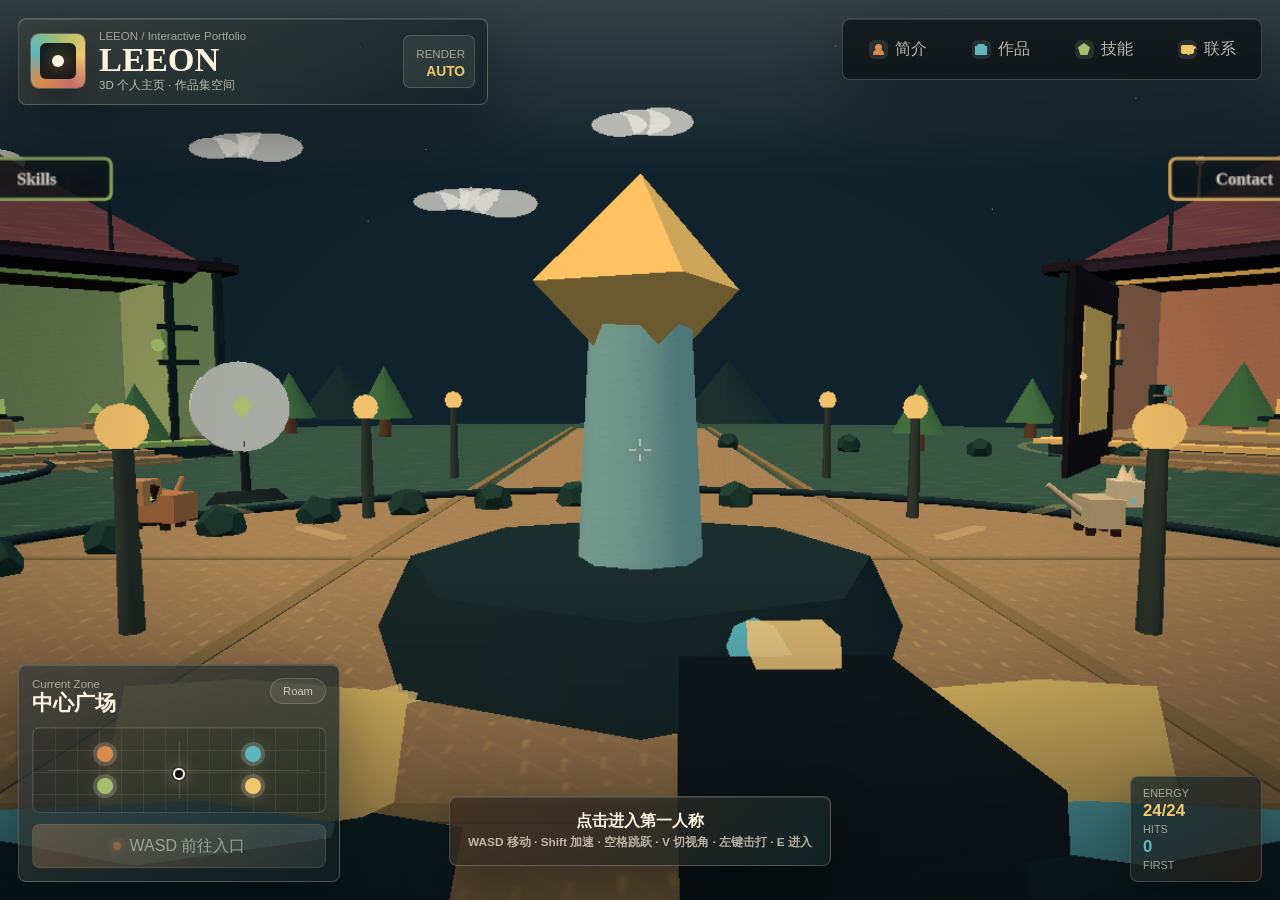
<file: index.html>
<!doctype html>
<html lang="zh-CN">
  <head>
    <meta charset="UTF-8" />
    <meta name="viewport" content="width=device-width, initial-scale=1.0" />
    <meta
      name="description"
      content="LEEON 的高性能 3D 个人主页：操控角色探索作品、能力、简介与联系方式。"
    />
    <link
      rel="icon"
      href="data:image/svg+xml,%3Csvg xmlns='http://www.w3.org/2000/svg' viewBox='0 0 64 64'%3E%3Crect width='64' height='64' rx='18' fill='%23101718'/%3E%3Ccircle cx='32' cy='32' r='22' fill='%23d88a4c'/%3E%3Ccircle cx='32' cy='32' r='14' fill='%235eb7bf'/%3E%3Ccircle cx='32' cy='32' r='6' fill='%23f7efe2'/%3E%3C/svg%3E"
    />
    <title>LEEON | 3D Personal Homepage</title>
    <script type="module" crossorigin src="/assets/index-C8JfGMRY.js"></script>
    <link rel="modulepreload" crossorigin href="/assets/three-1f3OZu7T.js">
    <link rel="stylesheet" crossorigin href="/assets/index-aFXEb-zT.css">
  </head>
  <body>
    <div id="app">
      <canvas id="world" aria-label="3D personal homepage scene"></canvas>
      <div class="scene-vignette" aria-hidden="true"></div>
      <div class="scene-noise" aria-hidden="true"></div>
      <button class="look-lock" type="button" aria-label="启用第一人称视角">
        <span>点击进入第一人称</span>
        <strong>WASD 移动 · Shift 加速 · 空格跳跃 · V 切视角 · 左键击打 · E 进入</strong>
      </button>
      <div class="crosshair" aria-hidden="true">
        <span></span>
      </div>
      <div class="weapon-hud" aria-live="polite">
        <span>ENERGY</span>
        <strong class="ammo-value">24/24</strong>
        <span>HITS</span>
        <strong class="target-value">0</strong>
        <small class="mode-value">FIRST</small>
      </div>
      <div class="action-toast" aria-live="polite"></div>

      <header class="topbar" aria-label="Profile overview">
        <div class="brand">
          <span class="brand-mark" aria-hidden="true"><i></i></span>
          <div class="brand-copy">
            <p class="eyebrow">LEEON / Interactive Portfolio</p>
            <h1>LEEON</h1>
            <p class="tagline">3D 个人主页 · 作品集空间</p>
          </div>
          <div class="brand-stat" aria-live="polite">
            <span>RENDER</span>
            <strong class="perf-value">AUTO</strong>
          </div>
        </div>

        <nav class="quick-nav" aria-label="Quick links">
          <button class="nav-button" type="button" data-page="about">
            <span class="nav-glyph nav-glyph-about" aria-hidden="true"></span>
            <span>简介</span>
          </button>
          <button class="nav-button" type="button" data-page="work">
            <span class="nav-glyph nav-glyph-work" aria-hidden="true"></span>
            <span>作品</span>
          </button>
          <button class="nav-button" type="button" data-page="skills">
            <span class="nav-glyph nav-glyph-skills" aria-hidden="true"></span>
            <span>技能</span>
          </button>
          <button class="nav-button" type="button" data-page="contact">
            <span class="nav-glyph nav-glyph-contact" aria-hidden="true"></span>
            <span>联系</span>
          </button>
        </nav>
      </header>

      <aside class="status-panel" aria-live="polite">
        <div class="status-head">
          <div>
            <p class="zone-label">Current Zone</p>
            <strong class="zone-title">中心广场</strong>
          </div>
          <span class="distance-pill">Roam</span>
        </div>

        <div class="mini-map" aria-label="Portfolio map">
          <span class="map-axis map-axis-x" aria-hidden="true"></span>
          <span class="map-axis map-axis-y" aria-hidden="true"></span>
          <button
            class="map-node map-about"
            type="button"
            data-page="about"
            data-map="about"
            aria-label="Open about page"
          ></button>
          <button
            class="map-node map-work"
            type="button"
            data-page="work"
            data-map="work"
            aria-label="Open work page"
          ></button>
          <button
            class="map-node map-skills"
            type="button"
            data-page="skills"
            data-map="skills"
            aria-label="Open skills page"
          ></button>
          <button
            class="map-node map-contact"
            type="button"
            data-page="contact"
            data-map="contact"
            aria-label="Open contact page"
          ></button>
          <span class="map-player" aria-hidden="true"></span>
        </div>

        <button class="enter-button" type="button" disabled>
          <span class="enter-dot" aria-hidden="true"></span>
          <span class="enter-label">WASD 前往入口</span>
        </button>
      </aside>

      <section class="page-panel" aria-live="polite" aria-hidden="true">
        <span class="panel-beam" aria-hidden="true"></span>
        <button class="close-panel" type="button" aria-label="Close page">&times;</button>
        <p class="panel-kicker">Personal Page</p>
        <h2></h2>
        <div class="panel-rule" aria-hidden="true"></div>
        <div class="panel-body"></div>
      </section>

      <div class="joystick" aria-hidden="true">
        <span></span>
      </div>

      <div class="loading" aria-hidden="true">
        <div class="loading-lockup">
          <span class="loading-mark"></span>
          <div class="loading-bar"><span></span></div>
        </div>
      </div>
    </div>
  </body>
</html>
</file>
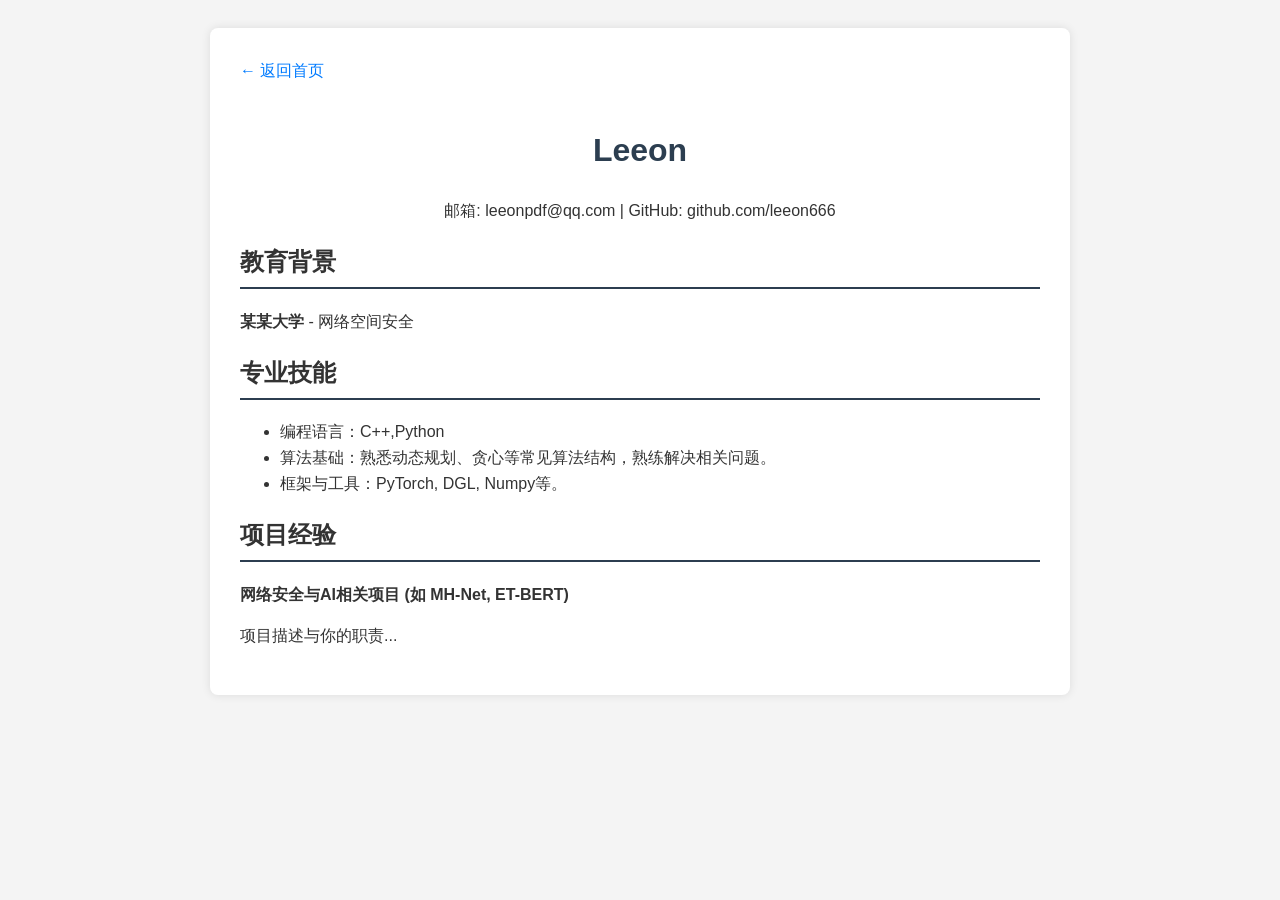
<file: resume.html>
<!DOCTYPE html>
<html lang="zh-CN">
<head>
    <meta charset="UTF-8">
    <meta name="viewport" content="width=device-width, initial-scale=1.0">
    <title>Leeon的简历</title>
    <style>
        body { font-family: "Microsoft YaHei", sans-serif; background: #f4f4f4; color: #333; line-height: 1.6; padding: 20px; }
        .container { max-width: 800px; margin: 0 auto; background: #fff; padding: 30px; box-shadow: 0 0 10px rgba(0,0,0,0.1); border-radius: 8px; }
        h1 { text-align: center; color: #2c3e50; }
        h2 { border-bottom: 2px solid #2c3e50; padding-bottom: 5px; margin-top: 20px; }
        a.back-btn { display: inline-block; margin-bottom: 20px; text-decoration: none; color: #007bff; }
    </style>
</head>
<body>
    <div class="container">
        <a href="index.html" class="back-btn">← 返回首页</a>
        <h1>Leeon</h1>
        <p style="text-align: center;">邮箱: leeonpdf@qq.com | GitHub: github.com/leeon666</p>
        
        <h2>教育背景</h2>
        <p><strong>某某大学</strong> - 网络空间安全</p>

        <h2>专业技能</h2>
        <ul>
            <li>编程语言：C++,Python</li>
            <li>算法基础：熟悉动态规划、贪心等常见算法结构，熟练解决相关问题。</li>
            <li>框架与工具：PyTorch, DGL, Numpy等。</li>
        </ul>

        <h2>项目经验</h2>
        <p><strong>网络安全与AI相关项目 (如 MH-Net, ET-BERT)</strong></p>
        <p>项目描述与你的职责...</p>
    </div>
</body>
</html>
</file>
<file: assets/index-aFXEb-zT.css>
:root{color-scheme:light;--panel-accent: #d88a4c;--ink: #111817;--ink-soft: rgba(17, 24, 23, .7);--ink-faint: rgba(17, 24, 23, .48);--ivory: #fff4df;--ivory-soft: rgba(255, 244, 223, .78);--obsidian: rgba(9, 17, 20, .74);--obsidian-strong: rgba(7, 12, 15, .9);--line-light: rgba(255, 244, 223, .22);--line-dark: rgba(17, 24, 23, .12);--copper: #d88a4c;--water: #5eb7bf;--moss: #a7bf6d;--sun: #f0c76a;--rose: #c86d6a;--shadow: rgba(3, 8, 10, .38);--soft-shadow: rgba(28, 19, 11, .18);--font-ui: "Microsoft YaHei UI", "Microsoft YaHei", "Segoe UI", Verdana, sans-serif;--font-display: "Georgia", "STZhongsong", "SimSun", serif}*{box-sizing:border-box}html,body,#app{width:100%;height:100%;margin:0;overflow:hidden}body{background:#10222b;color:var(--ivory);font-family:var(--font-ui)}button{font:inherit}button:focus-visible{outline:2px solid var(--sun);outline-offset:3px}#world{position:fixed;inset:0;display:block;width:100%;height:100%;touch-action:none}.scene-vignette,.scene-noise{position:fixed;inset:0;z-index:1;pointer-events:none}.scene-vignette{background:linear-gradient(180deg,rgba(255,244,223,.16),transparent 20%,transparent 62%,rgba(3,8,10,.48)),radial-gradient(ellipse at center,transparent 0 46%,rgba(4,9,11,.26) 100%)}.scene-noise{display:none;opacity:0;background-image:linear-gradient(90deg,rgba(255,255,255,.18) 1px,transparent 1px),linear-gradient(rgba(255,255,255,.12) 1px,transparent 1px);background-size:34px 34px;-webkit-mask-image:linear-gradient(180deg,transparent,#000 12%,#000 78%,transparent);mask-image:linear-gradient(180deg,transparent,#000 12%,#000 78%,transparent)}.look-lock{position:fixed;left:50%;bottom:34px;z-index:6;min-width:min(360px,calc(100vw - 36px));display:grid;gap:3px;padding:14px 18px;border:1px solid rgba(255,244,223,.22);border-radius:8px;background:linear-gradient(135deg,#d88a4c38,#5eb7bf1f),#070c0fc7;color:var(--ivory);box-shadow:0 18px 48px #00000057,inset 0 1px #ffffff1f;cursor:pointer;transform:translate(-50%);transition:opacity .18s ease,transform .18s ease,border-color .18s ease}.look-lock:hover{border-color:#fff4df5c;transform:translate(-50%) translateY(-2px)}.look-lock span{font-size:.98rem;font-weight:800}.look-lock strong{color:#fff4dfad;font-size:.74rem;font-weight:600}body.look-locked .look-lock,body.panel-open .look-lock{opacity:0;pointer-events:none;transform:translate(-50%) translateY(10px)}.crosshair{position:fixed;left:50%;top:50%;z-index:3;width:22px;height:22px;opacity:.62;pointer-events:none;transform:translate(-50%,-50%)}.crosshair:before,.crosshair:after,.crosshair span:before,.crosshair span:after{content:"";position:absolute;background:#fff4dfb8;box-shadow:0 0 8px #f0c76a66}.crosshair:before,.crosshair:after{left:10px;width:2px;height:7px}.crosshair:before{top:0}.crosshair:after{bottom:0}.crosshair span:before,.crosshair span:after{top:10px;width:7px;height:2px}.crosshair span:before{left:0}.crosshair span:after{right:0}body.is-aiming .crosshair{opacity:.96;transform:translate(-50%,-50%) scale(.72)}body.is-attacking .crosshair{opacity:.95;transform:translate(-50%,-50%) scale(1.32)}body.is-attacking .crosshair:before,body.is-attacking .crosshair:after,body.is-attacking .crosshair span:before,body.is-attacking .crosshair span:after{background:var(--sun)}.weapon-hud{position:fixed;right:18px;bottom:18px;z-index:5;min-width:132px;padding:10px 12px;border:1px solid rgba(255,244,223,.18);border-radius:8px;background:linear-gradient(135deg,#5eb7bf24,#d88a4c1f),#070c0fb8;color:var(--ivory);box-shadow:0 18px 48px #00000047}.weapon-hud span,.weapon-hud small{display:block;color:#fff4df94;font-size:.68rem}.weapon-hud strong{display:block;margin:2px 0;color:var(--sun);font-size:1.05rem}.weapon-hud .target-value{color:var(--water)}.action-toast{position:fixed;left:50%;bottom:94px;z-index:5;max-width:min(420px,calc(100vw - 36px));padding:9px 13px;border:1px solid color-mix(in srgb,var(--panel-accent),transparent 46%);border-radius:8px;background:linear-gradient(135deg,color-mix(in srgb,var(--panel-accent),transparent 72%),#fff4df14),#070c0fc7;color:var(--ivory);box-shadow:0 16px 42px #0000004d;font-size:.86rem;font-weight:700;letter-spacing:0;opacity:0;pointer-events:none;transform:translate(-50%,8px);transition:opacity .16s ease,transform .16s ease}.action-toast.is-visible{opacity:1;transform:translate(-50%)}.topbar{position:fixed;top:18px;left:18px;right:18px;z-index:6;display:grid;grid-template-columns:minmax(310px,470px) minmax(320px,420px);align-items:start;justify-content:space-between;gap:16px;pointer-events:none}.brand,.quick-nav,.status-panel,.page-panel,.joystick{border:1px solid var(--line-light);box-shadow:0 22px 64px var(--shadow),inset 0 1px #ffffff24}.brand{min-width:0;display:grid;grid-template-columns:54px minmax(0,1fr) auto;align-items:center;gap:14px;padding:11px 12px;border-radius:8px;background:linear-gradient(135deg,#fff4df29,#5eb7bf14),var(--obsidian);pointer-events:auto}.brand-mark{position:relative;width:54px;height:54px;flex:0 0 auto;border-radius:8px;background:conic-gradient(from 220deg,var(--copper),var(--water),var(--moss),var(--sun),var(--rose),var(--copper));box-shadow:0 0 0 1px #fff4df3d,0 14px 28px #0000003d}.brand-mark:before,.brand-mark i{content:"";position:absolute}.brand-mark:before{inset:9px;border-radius:6px;background:#080e11e6}.brand-mark i{inset:21px;border-radius:50%;background:var(--ivory);box-shadow:0 0 18px #f0c76aa8}.brand-copy{min-width:0}.eyebrow,.panel-kicker,.zone-label,.tagline,.brand-stat span{margin:0;color:#fff4df94;font-size:.72rem;letter-spacing:0}h1{margin:1px 0 2px;color:var(--ivory);font-family:var(--font-display);font-size:2.15rem;line-height:.95;letter-spacing:0;white-space:nowrap}.tagline{color:#fff4dfb3}.brand-stat{min-width:72px;padding:8px 9px;border:1px solid rgba(255,244,223,.16);border-radius:7px;background:#fff4df14;text-align:right}.brand-stat strong{display:block;margin-top:3px;color:var(--sun);font-size:.86rem;line-height:1}.quick-nav{display:grid;grid-template-columns:repeat(4,minmax(0,1fr));gap:6px;padding:6px;border-radius:8px;background:#070c0fa8;pointer-events:auto}.nav-button,.enter-button,.close-panel,.map-node{border:1px solid transparent;cursor:pointer;transition:background .16s ease,border-color .16s ease,color .16s ease,transform .16s ease,box-shadow .16s ease}.nav-button{min-height:48px;display:flex;align-items:center;justify-content:center;gap:7px;padding:8px 9px;border-radius:7px;background:transparent;color:#fff4dfb8}.nav-button:hover,.nav-button.is-current{border-color:#fff4df2e;background:linear-gradient(180deg,#fff4df24,#fff4df0f),color-mix(in srgb,var(--panel-accent),transparent 90%);color:var(--ivory);transform:translateY(-1px)}.nav-button.is-current{box-shadow:inset 0 -2px 0 var(--panel-accent),0 10px 24px #0003}.nav-glyph{position:relative;width:19px;height:19px;flex:0 0 auto;border-radius:6px;background:#fff4df1a}.nav-glyph:before,.nav-glyph:after{content:"";position:absolute;background:currentColor}.nav-glyph-about{color:var(--copper)}.nav-glyph-about:before{width:7px;height:7px;top:4px;left:6px;border-radius:50%}.nav-glyph-about:after{width:11px;height:5px;left:4px;bottom:4px;border-radius:8px 8px 2px 2px}.nav-glyph-work{color:var(--water)}.nav-glyph-work:before{width:12px;height:9px;left:3.5px;bottom:4px}.nav-glyph-work:after{width:8px;height:5px;left:5.5px;top:4px;border-radius:2px 2px 0 0}.nav-glyph-skills{color:var(--moss)}.nav-glyph-skills:before{width:12px;height:12px;left:3.5px;top:3.5px;clip-path:polygon(50% 0,100% 35%,80% 100%,20% 100%,0 35%)}.nav-glyph-contact{color:var(--sun)}.nav-glyph-contact:before{width:13px;height:9px;left:3px;top:5px;border-radius:2px}.nav-glyph-contact:after{width:9px;height:9px;left:5px;top:2.5px;transform:rotate(45deg);background:transparent;border-right:2px solid currentColor;border-bottom:2px solid currentColor}.status-panel{position:fixed;left:18px;bottom:18px;z-index:5;width:min(322px,calc(100vw - 36px));padding:13px;border-radius:8px;background:linear-gradient(135deg,#fff4df26,#5eb7bf12),var(--obsidian);transition:opacity .18s ease,transform .18s ease}.status-head{display:flex;align-items:flex-start;justify-content:space-between;gap:12px}.zone-title{display:block;margin-top:3px;color:var(--ivory);font-family:var(--font-display);font-size:1.32rem;line-height:1.04;letter-spacing:0}.distance-pill{flex:0 0 auto;min-width:56px;padding:6px 8px;border:1px solid rgba(255,244,223,.16);border-radius:999px;color:#fff4dfb8;background:#fff4df14;font-size:.7rem;text-align:center}.mini-map{position:relative;height:86px;margin:12px 0 11px;overflow:hidden;border:1px solid rgba(255,244,223,.14);border-radius:8px;background:linear-gradient(rgba(255,244,223,.07) 1px,transparent 1px),linear-gradient(90deg,rgba(255,244,223,.07) 1px,transparent 1px),#0000001f;background-size:22px 22px}.map-axis{position:absolute;background:#fff4df24}.map-axis-x{top:50%;left:15px;right:15px;height:1px}.map-axis-y{top:13px;bottom:13px;left:50%;width:1px}.map-node{position:absolute;width:16px;height:16px;padding:0;border-radius:50%;background:var(--node-color);box-shadow:0 0 0 4px #fff4df2e,0 0 18px color-mix(in srgb,var(--node-color),transparent 58%)}.map-node.is-near,.map-node.is-current{border-color:#fff4dfeb;transform:scale(1.08);box-shadow:0 0 0 4px #fff4df40,0 0 0 9px #fff4df14,0 0 22px color-mix(in srgb,var(--node-color),transparent 36%)}.map-about{--node-color: var(--copper);left:22%;top:21%}.map-work{--node-color: var(--water);right:22%;top:21%}.map-skills{--node-color: var(--moss);left:22%;bottom:21%}.map-contact{--node-color: var(--sun);right:22%;bottom:21%}.map-player{position:absolute;left:calc(50% + var(--map-x, 0px));top:calc(50% + var(--map-y, 0px));width:12px;height:12px;border:2px solid #fff4df;border-radius:50%;background:#0b1113;transform:translate(-50%,-50%);box-shadow:0 0 0 2px #0000003d,0 0 16px #fff4df6b}.enter-button{width:100%;min-height:44px;display:inline-flex;align-items:center;justify-content:center;gap:9px;border-radius:8px;border-color:#fff4df29;background:linear-gradient(135deg,color-mix(in srgb,var(--panel-accent),transparent 56%),#fff4df14),#fff4df14;color:var(--ivory)}.enter-button:hover{border-color:#fff4df57;transform:translateY(-1px);box-shadow:0 12px 28px #0003}.enter-button:disabled{opacity:.56;cursor:default;transform:none;box-shadow:none}.enter-dot{width:8px;height:8px;border-radius:50%;background:var(--panel-accent);box-shadow:0 0 0 5px color-mix(in srgb,var(--panel-accent),transparent 82%)}.page-panel{position:fixed;top:112px;right:18px;z-index:7;width:min(462px,calc(100vw - 36px));max-height:calc(100vh - 138px);overflow:auto;padding:26px;border-radius:8px;background:linear-gradient(180deg,color-mix(in srgb,var(--panel-accent),transparent 82%),transparent 190px),var(--ivory);color:var(--ink);box-shadow:0 28px 76px #0000005c,inset 0 0 0 1px #ffffffad;transform:translate(calc(100% + 28px));opacity:0;pointer-events:none;transition:transform .3s cubic-bezier(.22,1,.36,1),opacity .18s ease}.page-panel:before{content:"";position:absolute;top:16px;left:16px;right:16px;height:1px;background:linear-gradient(90deg,transparent,color-mix(in srgb,var(--panel-accent),transparent 16%),transparent)}.panel-beam{position:absolute;top:0;left:0;width:6px;height:100%;background:linear-gradient(180deg,var(--panel-accent),transparent 76%)}.page-panel.is-open{transform:translate(0);opacity:1;pointer-events:auto}.close-panel{position:absolute;top:16px;right:16px;width:36px;height:36px;padding:0;border-radius:8px;border-color:var(--line-dark);background:#ffffff7a;color:#111817b8;font-size:1.35rem;line-height:1}.close-panel:hover{border-color:#1118173d;color:var(--ink);transform:translateY(-1px)}.page-panel .panel-kicker{color:color-mix(in srgb,var(--panel-accent),var(--ink) 34%);font-weight:700}.page-panel h2{margin:10px 42px 14px 0;color:var(--ink);font-family:var(--font-display);font-size:2.58rem;line-height:.98;letter-spacing:0}.panel-rule{width:100%;height:1px;margin:0 0 18px;background:linear-gradient(90deg,var(--panel-accent),rgba(17,24,23,.12),transparent)}.panel-body{color:var(--ink-soft);font-size:.97rem;line-height:1.68}.panel-body p{margin:0 0 14px}.lede{color:var(--ink);font-size:1.04rem}.feature-list,.contact-list{display:grid;gap:10px;margin:17px 0 0;padding:0;list-style:none}.feature-list li,.contact-list li{display:grid;grid-template-columns:38px 1fr;gap:11px;padding:13px 14px;border:1px solid rgba(17,24,23,.1);border-radius:8px;background:linear-gradient(135deg,#ffffffa8,#ffffff3d),#ffffff5c}.feature-list span,.contact-list span{color:var(--panel-accent);font-family:var(--font-display);font-size:1.06rem;line-height:1.24}.feature-list strong,.contact-list strong{display:block;color:var(--ink);font-weight:800}.feature-list small,.contact-list small{display:block;margin-top:2px;color:var(--ink-faint);font-size:.82rem;line-height:1.45}.joystick{position:fixed;right:22px;bottom:22px;z-index:4;width:96px;height:96px;display:none;place-items:center;border-radius:50%;background:#070c0fa3}.joystick span{width:38px;height:38px;border-radius:50%;background:linear-gradient(135deg,#fff4dff5,color-mix(in srgb,var(--panel-accent),#fff 42%));box-shadow:0 10px 28px #00000047;transform:translate(var(--joy-x, 0),var(--joy-y, 0))}.loading{position:fixed;inset:0;z-index:10;display:grid;place-items:center;background:linear-gradient(135deg,#10222b,#172f2c 48%,#39283a);transition:opacity .36s ease,visibility .36s ease}.loading.is-hidden{opacity:0;visibility:hidden}.loading-lockup{display:grid;justify-items:center;gap:18px}.loading-mark{width:42px;height:42px;border-radius:8px;background:conic-gradient(from 225deg,var(--copper),var(--water),var(--moss),var(--sun),var(--rose),var(--copper));box-shadow:0 0 30px #f0c76a47}.loading-bar{width:min(250px,58vw);height:4px;overflow:hidden;border-radius:999px;background:#fff4df26}.loading-bar span{display:block;width:58%;height:100%;border-radius:inherit;background:linear-gradient(90deg,var(--copper),var(--water),var(--sun));animation:load-slide .9s ease-in-out infinite alternate}@keyframes load-slide{0%{transform:translate(-42%)}to{transform:translate(118%)}}@media(prefers-reduced-motion:reduce){*,*:before,*:after{animation-duration:.001ms!important;scroll-behavior:auto!important;transition-duration:.001ms!important}}@media(max-width:860px){.topbar{top:10px;left:10px;right:10px;grid-template-columns:1fr;gap:10px}.brand{grid-template-columns:46px minmax(0,1fr) auto;padding:10px}.brand-mark{width:46px;height:46px}h1{font-size:1.58rem}.tagline{display:none}.quick-nav{width:100%}.nav-button{min-height:44px}.nav-button span:last-child{display:none}.status-panel{left:10px;bottom:124px;width:calc(100vw - 20px);padding:11px}body.panel-open .status-panel{opacity:0;pointer-events:none;transform:translateY(12px)}.page-panel{inset:auto 10px 10px;width:auto;max-height:58vh;padding:22px}.page-panel h2{font-size:2rem}.joystick{display:grid}.weapon-hud{right:118px;bottom:24px;min-width:116px;padding:8px 10px}}@media(max-width:500px){.brand{grid-template-columns:42px minmax(0,1fr) 58px;gap:10px}.brand-mark{width:42px;height:42px}.eyebrow{font-size:.66rem}h1{font-size:1.36rem}.brand-stat{min-width:58px;padding:7px 6px}.brand-stat strong{font-size:.76rem}.mini-map{height:74px;margin:10px 0}.feature-list li,.contact-list li{grid-template-columns:30px 1fr;padding:11px 12px}}
</file>
